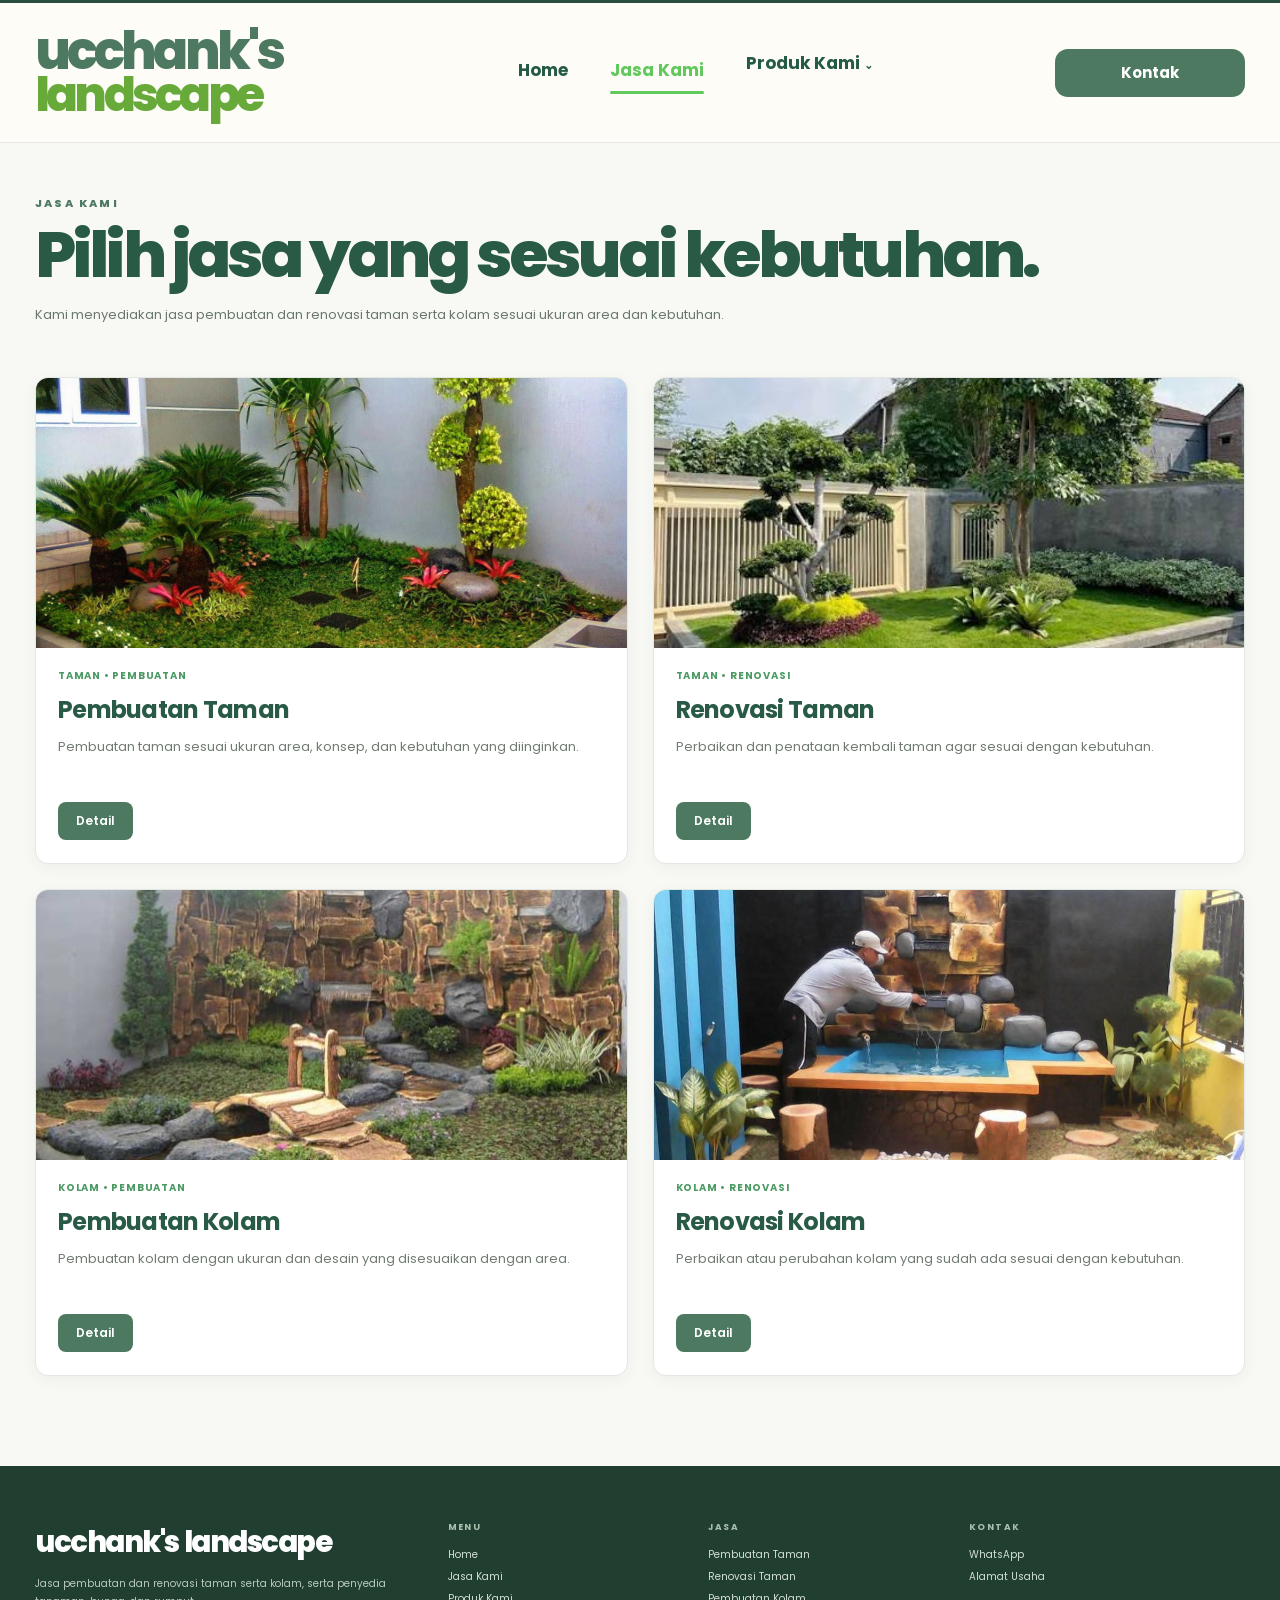
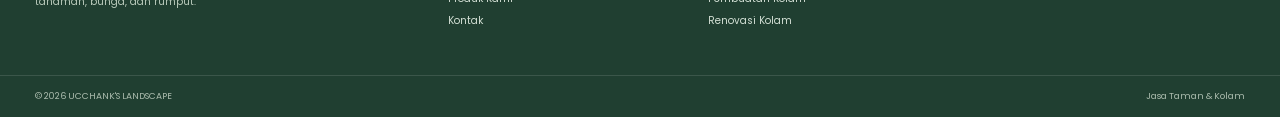
<file: jasa.html>
<!DOCTYPE html>
<html lang="id">

<head>

    <meta charset="UTF-8">

    <meta
        name="viewport"
        content="width=device-width, initial-scale=1.0"
    >

    <title>
        Jasa Kami - UCCHANK'S LANDSCAPE
    </title>


    <!-- GOOGLE FONT -->
    <link
        rel="preconnect"
        href="https://fonts.googleapis.com"
    >

    <link
        rel="preconnect"
        href="https://fonts.gstatic.com"
        crossorigin
    >

    <link
        href="https://fonts.googleapis.com/css2?family=Poppins:wght@400;500;600;700;800&display=swap"
        rel="stylesheet"
    >


    <!-- CSS UTAMA -->
    <link
        rel="stylesheet"
        href="style.css"
    >

</head>


<body>


<!-- ==================================================
     NAVBAR
================================================== -->

<header class="header">

    <div class="container nav">


        <!-- LOGO -->

        <a
            href="index.html"
            class="logo"
        >

            <span>
                ucchank's
            </span>

            <strong>
                landscape
            </strong>

        </a>



        <!-- MENU -->

        <nav class="nav-links">


            <a
                href="index.html"
                class="nav-main-link"
            >
                Home
            </a>


            <a
                href="jasa.html"
                class="nav-main-link active"
            >
                Jasa Kami
            </a>



            <!-- PRODUK -->

            <div class="nav-product">

                <a
                    href="produk.html?category=tanaman-bunga"
                    class="nav-main-link"
                >

                    Produk Kami

                    <span class="nav-arrow">
                        ⌄
                    </span>

                </a>


                <div class="nav-dropdown">

                    <a
                        href="produk.html?category=tanaman-bunga"
                    >
                        Tanaman & Bunga
                    </a>

                    <a
                        href="produk.html?category=rumput"
                    >
                        Rumput
                    </a>

                </div>

            </div>


        </nav>



        <!-- KONTAK -->

        <a
            href="kontak.html"
            class="contact-btn"
        >
            Kontak
        </a>


    </div>

</header>



<!-- ==================================================
     MAIN
================================================== -->

<main class="jasa-page">


    <!-- ==================================================
         HEADER
    ================================================== -->

    <section class="jasa-header">


        <span>
            JASA KAMI
        </span>


        <h1>
            Pilih jasa yang sesuai kebutuhan.
        </h1>


        <p>
            Kami menyediakan jasa pembuatan dan renovasi
            taman serta kolam sesuai ukuran area dan kebutuhan.
        </p>


    </section>



    <!-- ==================================================
         DAFTAR JASA
    ================================================== -->

    <section class="jasa-list">


        <!-- ==================================================
             PEMBUATAN TAMAN
        ================================================== -->

        <article class="jasa-card">


            <div class="jasa-image">

                <img
                    src="images/jasa1.jpg"
                    alt="Pembuatan Taman"
                >

            </div>


            <div class="jasa-card-body">


                <span class="jasa-tag">
                    TAMAN • PEMBUATAN
                </span>


                <h2>
                    Pembuatan Taman
                </h2>


                <p>
                    Pembuatan taman sesuai ukuran area,
                    konsep, dan kebutuhan yang diinginkan.
                </p>


                <button
                    type="button"
                    class="detail-btn"
                    data-service="Pembuatan Taman"
                >
                    Detail
                </button>


            </div>

        </article>



        <!-- ==================================================
             RENOVASI TAMAN
        ================================================== -->

        <article class="jasa-card">


            <div class="jasa-image">

                <img
                    src="images/jasa2.jpg"
                    alt="Renovasi Taman"
                >

            </div>


            <div class="jasa-card-body">


                <span class="jasa-tag">
                    TAMAN • RENOVASI
                </span>


                <h2>
                    Renovasi Taman
                </h2>


                <p>
                    Perbaikan dan penataan kembali taman
                    agar sesuai dengan kebutuhan.
                </p>


                <button
                    type="button"
                    class="detail-btn"
                    data-service="Renovasi Taman"
                >
                    Detail
                </button>


            </div>

        </article>



        <!-- ==================================================
             PEMBUATAN KOLAM
        ================================================== -->

        <article class="jasa-card">


            <div class="jasa-image">

                <img
                    src="images/jasa3.jpg"
                    alt="Pembuatan Kolam"
                >

            </div>


            <div class="jasa-card-body">


                <span class="jasa-tag">
                    KOLAM • PEMBUATAN
                </span>


                <h2>
                    Pembuatan Kolam
                </h2>


                <p>
                    Pembuatan kolam dengan ukuran dan desain
                    yang disesuaikan dengan area.
                </p>


                <button
                    type="button"
                    class="detail-btn"
                    data-service="Pembuatan Kolam"
                >
                    Detail
                </button>


            </div>

        </article>



        <!-- ==================================================
             RENOVASI KOLAM
        ================================================== -->

        <article class="jasa-card">


            <div class="jasa-image">

                <img
                    src="images/jasa4.jpg"
                    alt="Renovasi Kolam"
                >

            </div>


            <div class="jasa-card-body">


                <span class="jasa-tag">
                    KOLAM • RENOVASI
                </span>


                <h2>
                    Renovasi Kolam
                </h2>


                <p>
                    Perbaikan atau perubahan kolam yang sudah
                    ada sesuai dengan kebutuhan.
                </p>


                <button
                    type="button"
                    class="detail-btn"
                    data-service="Renovasi Kolam"
                >
                    Detail
                </button>


            </div>

        </article>


    </section>



    <!-- ==================================================
         KONSULTASI
    ================================================== -->

    <section
        id="konsultasi"
        class="consult"
    >


        <div class="consult-header">


            <h2>
                Konsultasi
                <span id="selectedService">
                    Pembuatan Taman
                </span>
            </h2>


            <p>
                Isi ukuran area dan kebutuhan.
                Luas otomatis dihitung dari panjang × lebar.
            </p>


        </div>



        <div class="form-grid">


            <!-- JASA DIPILIH -->

            <div class="field">

                <label>
                    Jasa yang dipilih
                </label>


                <input
                    type="text"
                    id="serviceField"
                    value="Pembuatan Taman"
                    readonly
                >

            </div>



            <!-- JENIS PENGERJAAN -->

            <div class="field">

                <label>
                    Jenis pengerjaan
                </label>


                <select id="workField">

                    <option value="Jasa Pengerjaan">
                        Jasa Pengerjaan
                    </option>

                    <option value="Terima Jadi">
                        Terima Jadi
                    </option>

                </select>

            </div>



            <!-- NAMA -->

            <div class="field">

                <label>
                    Nama
                </label>


                <input
                    type="text"
                    id="nameField"
                    placeholder="Nama Anda"
                >

            </div>



            <!-- WHATSAPP -->

            <div class="field">

                <label>
                    WhatsApp
                </label>


                <input
                    type="text"
                    id="phoneField"
                    placeholder="08xxxxxxxxxx"
                >

            </div>



            <!-- PANJANG -->

            <div class="field">

                <label>
                    Panjang area (meter)
                </label>


                <input
                    type="number"
                    id="lengthField"
                    min="0"
                    step="0.1"
                    placeholder="Contoh: 5"
                >

            </div>



            <!-- LEBAR -->

            <div class="field">

                <label>
                    Lebar area (meter)
                </label>


                <input
                    type="number"
                    id="widthField"
                    min="0"
                    step="0.1"
                    placeholder="Contoh: 4"
                >

            </div>



            <!-- LUAS -->

            <div class="field full">

                <div class="area-result">

                    Luas area:

                    <strong>

                        <span id="areaResult">
                            0
                        </span>

                        m²

                    </strong>

                </div>

            </div>



            <!-- LOKASI -->

            <div class="field full">

                <label>
                    Lokasi
                </label>


                <input
                    type="text"
                    id="locationField"
                    placeholder="Kelurahan / Kecamatan / Kota"
                >

            </div>



            <!-- CATATAN -->

            <div class="field full">

                <label>
                    Catatan kebutuhan
                </label>


                <textarea
                    id="noteField"
                    placeholder="Tulis kebutuhan atau gambaran yang diinginkan..."
                ></textarea>

            </div>


        </div>



        <!-- WHATSAPP BUTTON -->

        <button
            type="button"
            class="wa-btn"
            id="waBtn"
        >
            Konsultasi via WhatsApp
        </button>


    </section>


</main>



<!-- ==================================================
     FOOTER
================================================== -->

<footer>


    <div class="footer-main container">


        <!-- BRAND -->

        <div class="footer-brand">


            <h3>
                ucchank's landscape
            </h3>


            <p>
                Jasa pembuatan dan renovasi taman serta kolam,
                serta penyedia tanaman, bunga, dan rumput.
            </p>


        </div>



        <!-- MENU -->

        <div class="footer-column">


            <h4>
                MENU
            </h4>


            <a href="index.html">
                Home
            </a>


            <a href="jasa.html">
                Jasa Kami
            </a>


            <a href="produk.html?category=tanaman-bunga">
                Produk Kami
            </a>


            <a href="kontak.html">
                Kontak
            </a>


        </div>



        <!-- JASA -->

        <div class="footer-column">


            <h4>
                JASA
            </h4>


            <a href="jasa.html">
                Pembuatan Taman
            </a>


            <a href="jasa.html">
                Renovasi Taman
            </a>


            <a href="jasa.html">
                Pembuatan Kolam
            </a>


            <a href="jasa.html">
                Renovasi Kolam
            </a>


        </div>



        <!-- KONTAK -->

        <div class="footer-column">


            <h4>
                KONTAK
            </h4>


            <a href="#">
                WhatsApp
            </a>

            <span>
                Alamat Usaha
            </span>


        </div>


    </div>



    <div class="footer-bottom">


        <div class="container">


            <span>
                © 2026 UCCHANK'S LANDSCAPE
            </span>


            <span>
                Jasa Taman &amp; Kolam
            </span>


        </div>


    </div>


</footer>



<!-- ==================================================
     JQUERY
================================================== -->

<script
    src="https://code.jquery.com/jquery-3.7.1.min.js"
></script>


<script src="script.js"></script>


</body>

</html>
</file>
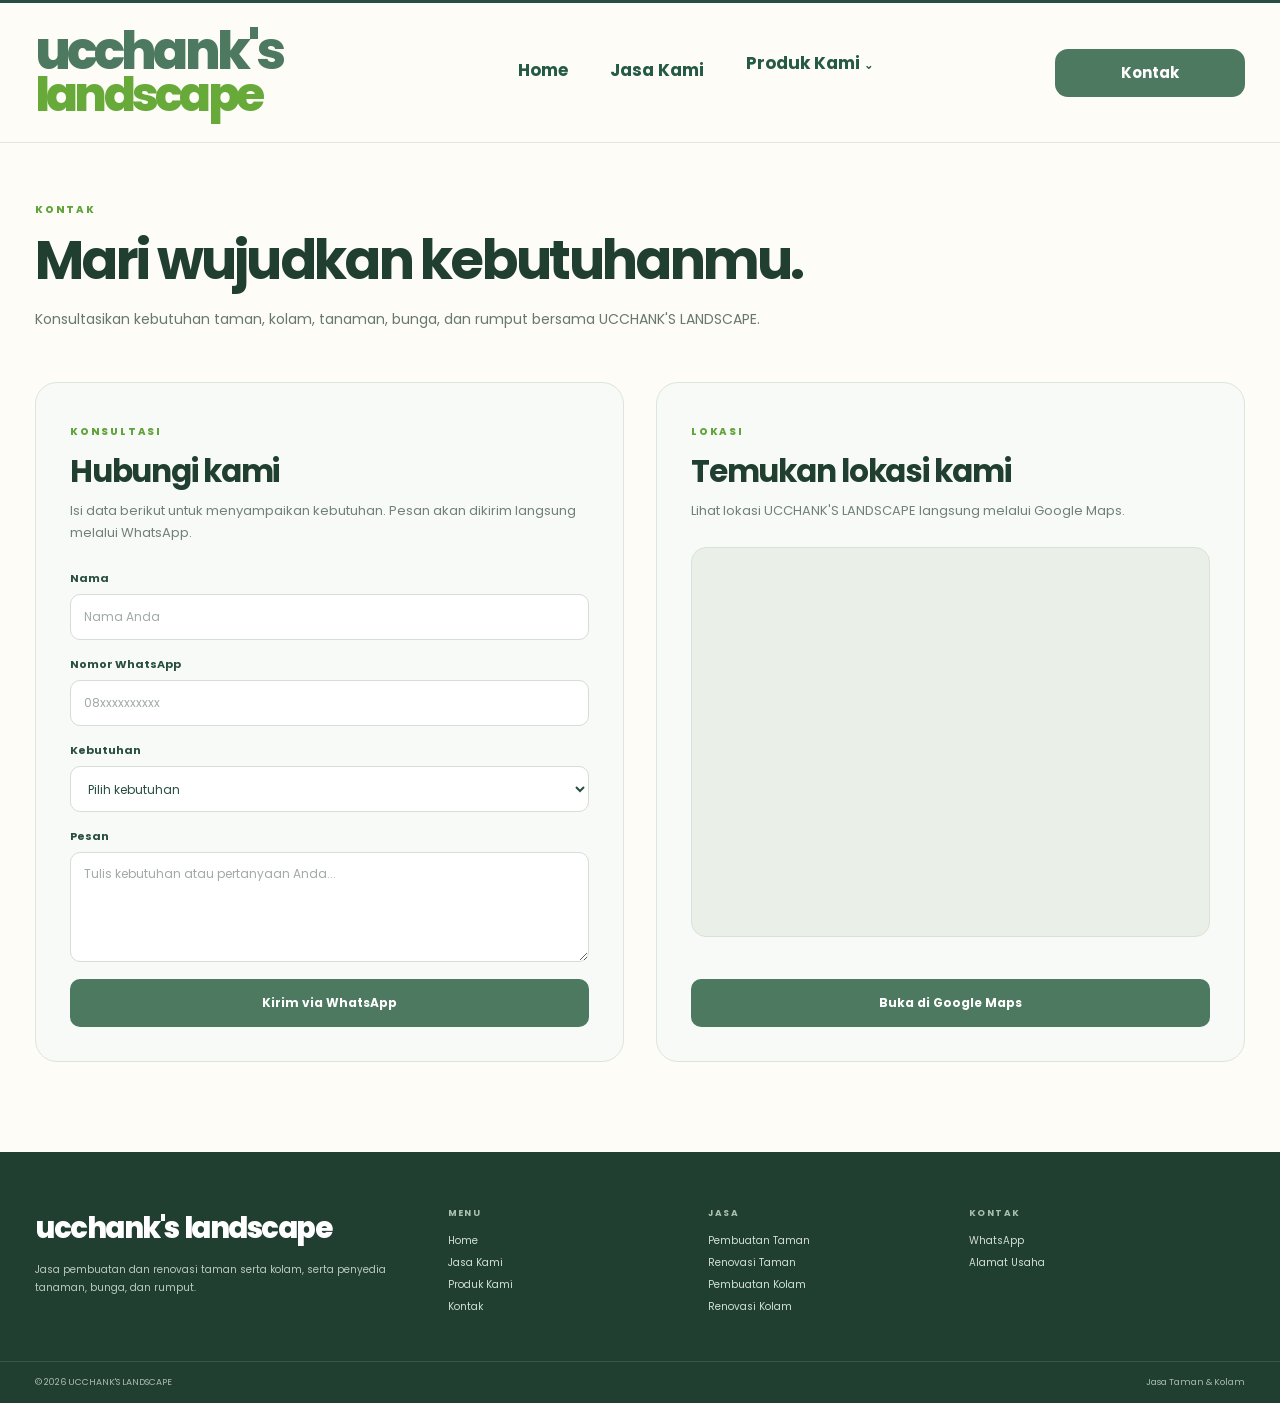
<file: kontak.html>
<!DOCTYPE html>
<html lang="id">

<head>

    <meta charset="UTF-8">

    <meta
        name="viewport"
        content="width=device-width, initial-scale=1.0"
    >

    <title>
        Kontak - UCCHANK'S LANDSCAPE
    </title>


    <!-- GOOGLE FONT -->

    <link
        rel="preconnect"
        href="https://fonts.googleapis.com"
    >

    <link
        rel="preconnect"
        href="https://fonts.gstatic.com"
        crossorigin
    >

    <link
        href="https://fonts.googleapis.com/css2?family=Poppins:wght@400;500;600;700;800&display=swap"
        rel="stylesheet"
    >


    <!-- CSS -->

    <link
        rel="stylesheet"
        href="style.css"
    >

</head>


<body>


<!-- ==================================================
     NAVBAR
================================================== -->

<header class="header">

    <div class="container nav">

        <!-- LOGO -->

        <a
            href="index.html"
            class="logo"
        >

            <span>
                ucchank's
            </span>

            <strong>
                landscape
            </strong>

        </a>


        <!-- MENU -->

        <nav class="nav-links">

            <a
                href="index.html"
                class="nav-main-link"
            >
                Home
            </a>


            <a
                href="jasa.html"
                class="nav-main-link"
            >
                Jasa Kami
            </a>


            <div class="nav-product">

                <a
                    href="produk.html?category=tanaman-bunga"
                    class="nav-main-link"
                >

                    Produk Kami

                    <span class="nav-arrow">
                        ⌄
                    </span>

                </a>


                <div class="nav-dropdown">

                    <a
                        href="produk.html?category=tanaman-bunga"
                    >
                        Tanaman &amp; Bunga
                    </a>


                    <a
                        href="produk.html?category=rumput"
                    >
                        Rumput
                    </a>

                </div>

            </div>

        </nav>


        <!-- KONTAK -->

        <a
            href="kontak.html"
            class="contact-btn active-contact"
        >
            Kontak
        </a>

    </div>

</header>



<!-- ==================================================
     MAIN
================================================== -->

<main class="kontak-page">


    <!-- ==================================================
         HEADER
    ================================================== -->

    <section class="kontak-header container">

        <span>
            KONTAK
        </span>


        <h1>
            Mari wujudkan kebutuhanmu.
        </h1>


        <p>
            Konsultasikan kebutuhan taman, kolam, tanaman,
            bunga, dan rumput bersama UCCHANK'S LANDSCAPE.
        </p>

    </section>



    <!-- ==================================================
         DUA KOLOM
    ================================================== -->

    <section class="kontak-grid container">


        <!-- ==================================================
             KONSULTASI
        ================================================== -->

        <div class="contact-box">

            <div class="contact-box-header">

                <span>
                    KONSULTASI
                </span>


                <h2>
                    Hubungi kami
                </h2>


                <p>
                    Isi data berikut untuk menyampaikan kebutuhan.
                    Pesan akan dikirim langsung melalui WhatsApp.
                </p>

            </div>



            <!-- NAMA -->

            <div class="contact-field">

                <label for="contactName">
                    Nama
                </label>


                <input
                    type="text"
                    id="contactName"
                    placeholder="Nama Anda"
                >

            </div>



            <!-- NOMOR WHATSAPP -->

            <div class="contact-field">

                <label for="contactPhone">
                    Nomor WhatsApp
                </label>


                <input
                    type="text"
                    id="contactPhone"
                    placeholder="08xxxxxxxxxx"
                >

            </div>



            <!-- KEBUTUHAN -->

            <div class="contact-field">

                <label for="contactNeed">
                    Kebutuhan
                </label>


                <select id="contactNeed">

                    <option value="">
                        Pilih kebutuhan
                    </option>


                    <option value="Pembuatan Taman">
                        Pembuatan Taman
                    </option>


                    <option value="Renovasi Taman">
                        Renovasi Taman
                    </option>


                    <option value="Pembuatan Kolam">
                        Pembuatan Kolam
                    </option>


                    <option value="Renovasi Kolam">
                        Renovasi Kolam
                    </option>


                    <option value="Tanaman & Bunga">
                        Tanaman &amp; Bunga
                    </option>


                    <option value="Rumput">
                        Rumput
                    </option>

                </select>

            </div>



            <!-- PESAN -->

            <div class="contact-field">

                <label for="contactMessage">
                    Pesan
                </label>


                <textarea
                    id="contactMessage"
                    placeholder="Tulis kebutuhan atau pertanyaan Anda..."
                ></textarea>

            </div>



            <!-- TOMBOL -->

            <button
                type="button"
                id="contactSubmit"
                class="contact-submit"
            >
                Kirim via WhatsApp
            </button>

        </div>



        <!-- ==================================================
             LOKASI
        ================================================== -->

        <div class="contact-box location-box">

            <div class="contact-box-header">

                <span>
                    LOKASI
                </span>


                <h2>
                    Temukan lokasi kami
                </h2>


                <p>
                    Lihat lokasi UCCHANK'S LANDSCAPE
                    langsung melalui Google Maps.
                </p>

            </div>



            <!-- GOOGLE MAPS -->

            <div class="map-container">

                <iframe
                 src="https://www.google.com/maps/embed?pb=!4v1789926939995!6m8!1m7!1s-3BHOCmrrCxrBRQxs_mU3Q!2m2!1d-5.180386551887461!2d119.4067910756161!3f308.5885555889813!4f-9.682582781726353!5f0.7820865974627469" width="800" height="600" style="border:0;" allowfullscreen="" loading="lazy" referrerpolicy="strict-origin-when-cross-origin"
                    allowfullscreen
                    loading="lazy"
                    referrerpolicy="no-referrer-when-downgrade">
                </iframe>

            </div>



            <!-- TOMBOL GOOGLE MAPS -->

            <a
                href="https://maps.app.goo.gl/xL8gb9BoBdCgABVi8"
                target="_blank"
                rel="noopener noreferrer"
                class="map-button"
            >
                Buka di Google Maps
            </a>

        </div>

    </section>

</main>



<!-- ==================================================
     FOOTER
================================================== -->

<footer>

    <div class="footer-main container">


        <!-- BRAND -->

        <div class="footer-brand">

            <h3>
                ucchank's landscape
            </h3>


            <p>
                Jasa pembuatan dan renovasi taman serta kolam,
                serta penyedia tanaman, bunga, dan rumput.
            </p>

        </div>



        <!-- MENU -->

        <div class="footer-column">

            <h4>
                MENU
            </h4>


            <a href="index.html">
                Home
            </a>


            <a href="jasa.html">
                Jasa Kami
            </a>


            <a href="produk.html?category=tanaman-bunga">
                Produk Kami
            </a>


            <a href="kontak.html">
                Kontak
            </a>

        </div>



        <!-- JASA -->

        <div class="footer-column">

            <h4>
                JASA
            </h4>


            <a href="jasa.html">
                Pembuatan Taman
            </a>


            <a href="jasa.html">
                Renovasi Taman
            </a>


            <a href="jasa.html">
                Pembuatan Kolam
            </a>


            <a href="jasa.html">
                Renovasi Kolam
            </a>

        </div>



        <!-- KONTAK -->

        <div class="footer-column">

            <h4>
                KONTAK
            </h4>


            <a
                href="https://wa.me/6283862555466"
                target="_blank"
                rel="noopener noreferrer"
            >
                WhatsApp
            </a>


            <a
                href="https://maps.app.goo.gl/xL8gb9BoBdCgABVi8"
                target="_blank"
                rel="noopener noreferrer"
            >
                Alamat Usaha
            </a>

        </div>

    </div>



    <!-- FOOTER BOTTOM -->

    <div class="footer-bottom">

        <div class="container">

            <span>
                © 2026 UCCHANK'S LANDSCAPE
            </span>


            <span>
                Jasa Taman &amp; Kolam
            </span>

        </div>

    </div>

</footer>



<!-- ==================================================
     JQUERY
================================================== -->

<script
    src="https://code.jquery.com/jquery-3.7.1.min.js"
></script>


<script src="script.js"></script>


</body>

</html>
</file>
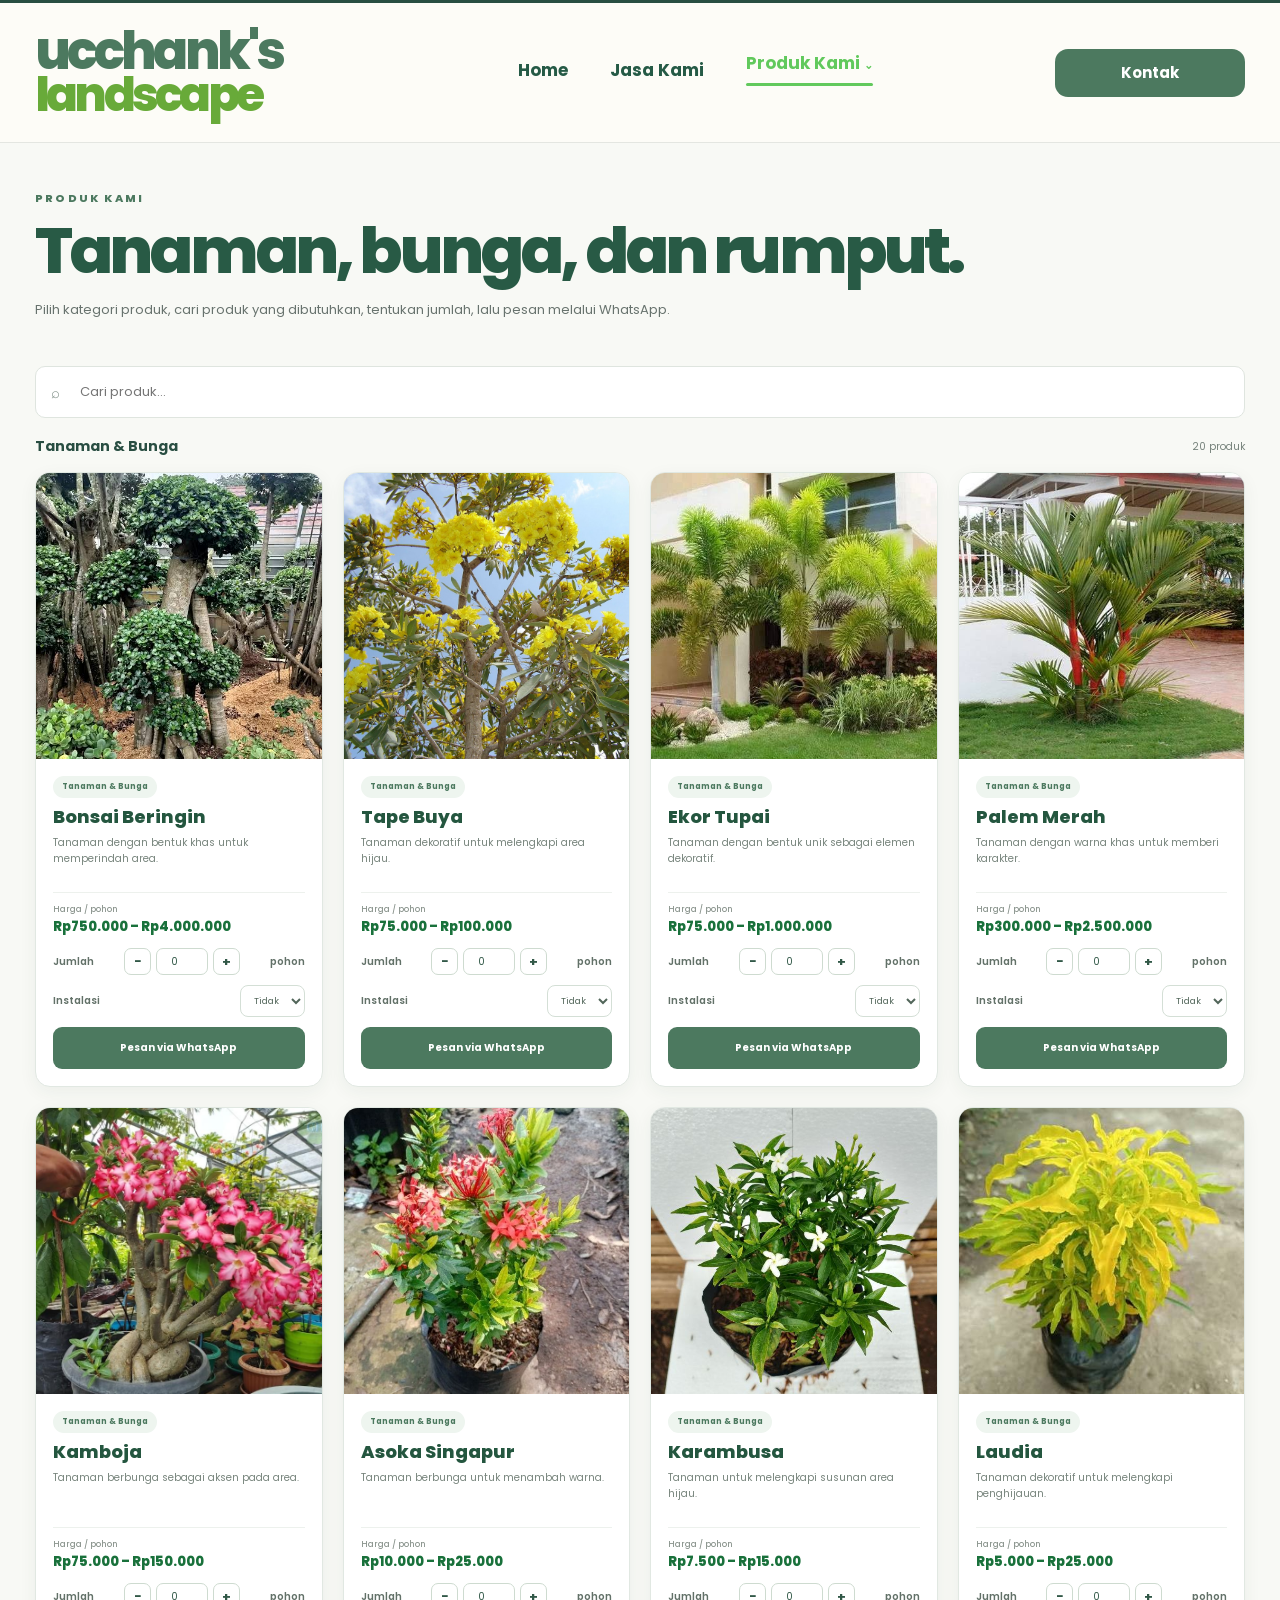
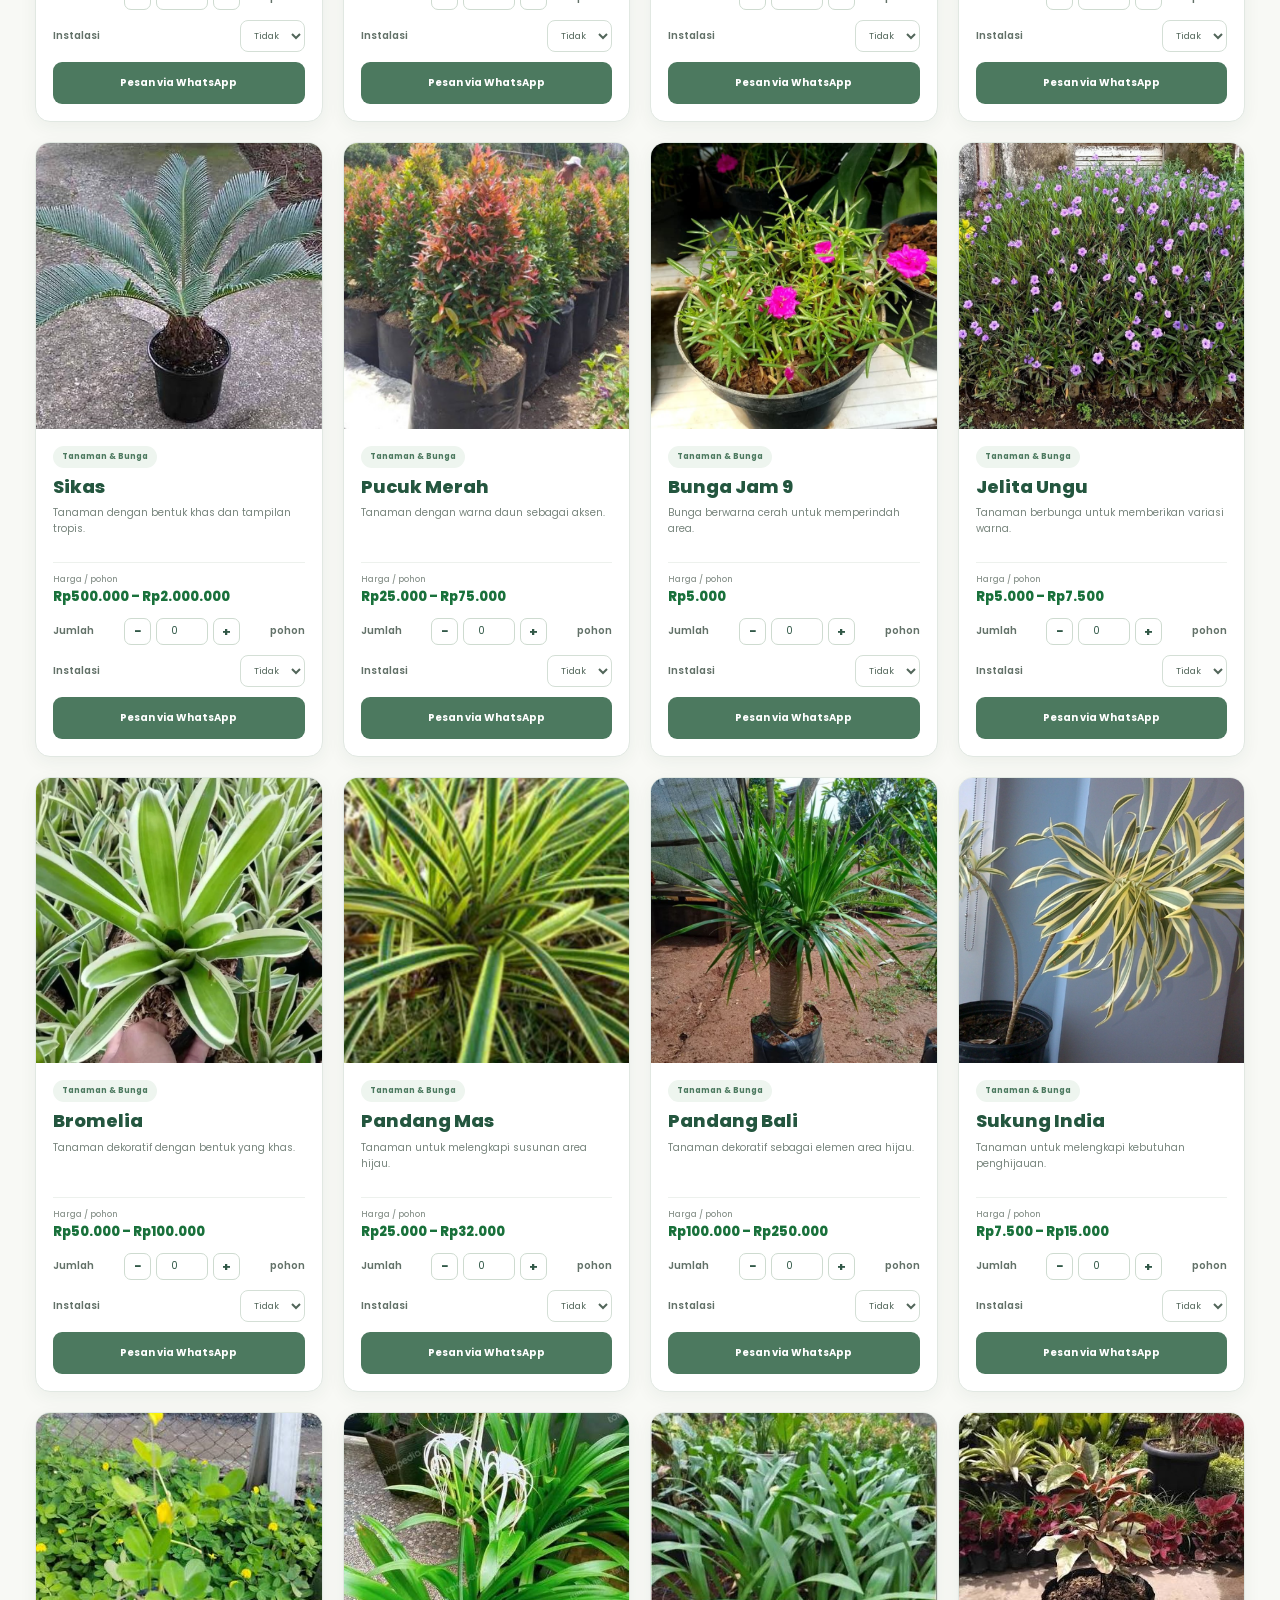
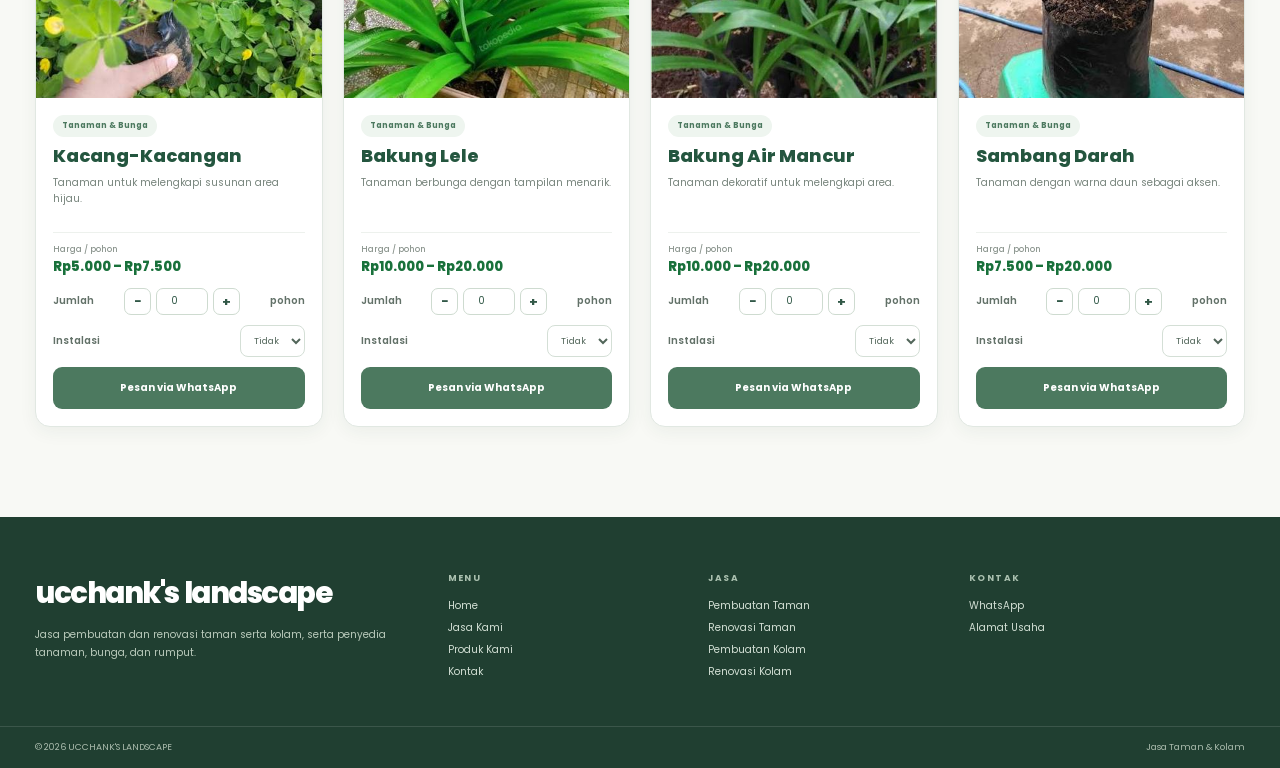
<file: produk.html>
<!DOCTYPE html>
<html lang="id">

<head>

    <meta charset="UTF-8">

    <meta
        name="viewport"
        content="width=device-width, initial-scale=1.0"
    >

    <title>
        Produk Kami - UCCHANK'S LANDSCAPE
    </title>


    <!-- GOOGLE FONT -->

    <link
        rel="preconnect"
        href="https://fonts.googleapis.com"
    >

    <link
        rel="preconnect"
        href="https://fonts.gstatic.com"
        crossorigin
    >

    <link
        href="https://fonts.googleapis.com/css2?family=Poppins:wght@400;500;600;700;800&display=swap"
        rel="stylesheet"
    >


    <!-- CSS -->

    <link
        rel="stylesheet"
        href="style.css"
    >

</head>


<body>


<!-- ==================================================
     NAVBAR
================================================== -->

<header class="header">

    <div class="container nav">


        <!-- LOGO -->

        <a
            href="index.html"
            class="logo"
        >

            <span>
                ucchank's
            </span>

            <strong>
                landscape
            </strong>

        </a>



        <!-- MENU -->

        <nav class="nav-links">


            <!-- HOME -->

            <a
                href="index.html"
                class="nav-main-link"
            >
                Home
            </a>



            <!-- JASA -->

            <a
                href="jasa.html"
                class="nav-main-link"
            >
                Jasa Kami
            </a>



            <!-- PRODUK -->

            <div class="nav-product">

                <a
                    href="produk.html?category=tanaman-bunga"
                    class="nav-main-link active"
                >

                    Produk Kami

                    <span class="nav-arrow">
                        ⌄
                    </span>

                </a>


                <div class="nav-dropdown">


                    <a
                        href="produk.html?category=tanaman-bunga"
                    >
                        Tanaman & Bunga
                    </a>


                    <a
                        href="produk.html?category=rumput"
                    >
                        Rumput
                    </a>


                </div>

            </div>


        </nav>



        <!-- KONTAK -->

        <a
            href="kontak.html"
            class="contact-btn"
        >
            Kontak
        </a>


    </div>

</header>



<!-- ==================================================
     HALAMAN PRODUK
================================================== -->

<main class="produk-page">


    <!-- HEADER PRODUK -->

    <section class="produk-header">


        <p class="section-label">
            PRODUK KAMI
        </p>


        <h1>
            Tanaman, bunga, dan rumput.
        </h1>


        <p class="produk-intro">
            Pilih kategori produk, cari produk yang dibutuhkan, tentukan jumlah, lalu pesan melalui WhatsApp.
        </p>


    </section>



    <!-- ==================================================
         SHOP
    ================================================== -->

    <section class="product-shop">


        <!-- SEARCH -->

        <div class="shop-bar">


            <div class="search-wrap">


                <span class="search-icon">
                    ⌕
                </span>


                <input
                    type="search"
                    id="searchInput"
                    class="search"
                    placeholder="Cari produk..."
                >


            </div>


        </div>



        <!-- HASIL -->

        <div class="result-line">


            <strong id="categoryTitle">
                Tanaman & Bunga
            </strong>


            <span id="resultCount">
                20 produk
            </span>


        </div>



        <!-- ==================================================
             PRODUK
             CARD AKAN DIAMBIL DARI script.js
        ================================================== -->

        <section
            class="product-grid"
            id="productGrid"
        >
        </section>



        <!-- TIDAK ADA HASIL -->

        <div
            class="no-result"
            id="noResult"
        >
            Produk yang dicari belum ditemukan.
        </div>


    </section>


</main>



<!-- ==================================================
     FOOTER
================================================== -->

<footer>


    <div class="footer-main container">


        <!-- BRAND -->

        <div class="footer-brand">


            <h3>
                ucchank's landscape
            </h3>


            <p>
                Jasa pembuatan dan renovasi taman serta kolam,
                serta penyedia tanaman, bunga, dan rumput.
            </p>


        </div>



        <!-- MENU -->

        <div class="footer-column">


            <h4>
                MENU
            </h4>


            <a href="index.html">
                Home
            </a>


            <a href="jasa.html">
                Jasa Kami
            </a>


            <a
                href="produk.html?category=tanaman-bunga"
            >
                Produk Kami
            </a>


            <a href="kontak.html">
                Kontak
            </a>


        </div>



        <!-- JASA -->

        <div class="footer-column">


            <h4>
                JASA
            </h4>


            <a href="jasa.html">
                Pembuatan Taman
            </a>


            <a href="jasa.html">
                Renovasi Taman
            </a>


            <a href="jasa.html">
                Pembuatan Kolam
            </a>


            <a href="jasa.html">
                Renovasi Kolam
            </a>


        </div>



        <!-- KONTAK -->

        <div class="footer-column">


            <h4>
                KONTAK
            </h4>


            <a href="#">
                WhatsApp
            </a>

            <span>
                Alamat Usaha
            </span>


        </div>


    </div>



    <!-- FOOTER BOTTOM -->

    <div class="footer-bottom">


        <div class="container">


            <span>
                © 2026 UCCHANK'S LANDSCAPE
            </span>


            <span>
                Jasa Taman & Kolam
            </span>


        </div>


    </div>


</footer>



<!-- ==================================================
     JQUERY
================================================== -->

<script
    src="https://code.jquery.com/jquery-3.7.1.min.js"
></script>


<!-- JAVASCRIPT -->

<script src="script.js"></script>


</body>

</html>
</file>
<file: style.css>
/* ==================================================
   RESET
================================================== */

* {
    margin: 0;
    padding: 0;
    box-sizing: border-box;
}

html {
    scroll-behavior: smooth;
}

body {
    font-family: "Poppins", Arial, sans-serif;
    background: #fdfcf7;
    color: #34433a;
}

a {
    text-decoration: none;
    color: inherit;
}

img {
    display: block;
    width: 100%;
}

video {
    display: block;
}

.container {
    width: min(1315px, calc(100% - 70px));
    margin: 0 auto;
}

/* ==================================================
   NAVBAR
================================================== */

.header {
    position: fixed;
    top: 0;
    left: 0;
    right: 0;
    height: 143px;
    background: rgba(253, 252, 247, 0.98);
    border-top: 3px solid #294e42;
    border-bottom: 1px solid #e4e6e1;
    z-index: 1000;
    transition: 0.3s ease;
}

.nav {
    height: 100%;
    display: grid;
    grid-template-columns: 300px 1fr 190px;
    align-items: center;
    column-gap: 55px;
}

/* ==================================================
   LOGO
================================================== */

.logo {
    display: flex;
    flex-direction: column;
    width: max-content;
    line-height: 0.78;
}

.logo span {
    color: #4c795f;
    font-size: 52px;
    font-weight: 800;
    letter-spacing: -0.075em;
}

.logo strong {
    margin-top: 6px;
    color: #68aa39;
    font-size: 47px;
    font-weight: 800;
    letter-spacing: -0.08em;
}

/* ==================================================
   NAVIGATION
================================================== */

.nav-links {
    display: flex;
    justify-content: center;
    gap: 42px;
}

.nav-links a {
    position: relative;
    padding: 7px 0 13px;
    color: #255a46;
    font-size: 17px;
    font-weight: 700;
    transition: 0.25s ease;
}

.nav-links a:hover,
.nav-links a.active {
    color: #61c95c;
}

.nav-links a::after {
    content: "";
    position: absolute;
    left: 0;
    right: 0;
    bottom: 2px;
    height: 3px;
    background: #62c95d;
    border-radius: 10px;
    transform: scaleX(0);
    transition: 0.25s ease;
}

.nav-links a:hover::after,
.nav-links a.active::after {
    transform: scaleX(1);
}

/* ==================================================
   TOMBOL KONTAK NAVBAR
================================================== */

.contact-btn {
    justify-self: end;
    width: 190px;
    height: 48px;
    display: flex;
    align-items: center;
    justify-content: center;
    border-radius: 13px;
    background: #4c795f;
    color: white;
    font-size: 15px;
    font-weight: 700;
    transition: 0.3s ease;
}

.contact-btn:hover {
    background: #285a45;
    transform: translateY(-2px);
}

/* ==================================================
   HERO HOME
================================================== */

.hero {
    position: relative;
    height: 650px;
    margin-top: 143px;
    overflow: hidden;
    background: #285a45;
}

.hero-video {
    position: absolute;
    inset: 0;
    width: 100%;
    height: 100%;
    object-fit: cover;
    z-index: 1;
}

.hero-overlay {
    position: absolute;
    inset: 0;
    background:
        linear-gradient(
            90deg,
            rgba(18, 48, 34, 0.70),
            rgba(18, 48, 34, 0.38),
            rgba(18, 48, 34, 0.15)
        );
    z-index: 2;
}

.hero-content {
    position: relative;
    z-index: 3;
    height: 100%;
    display: flex;
    align-items: center;
}

.hero-text {
    max-width: 720px;
    color: white;
}

.hero-text span {
    display: block;
    margin-bottom: 18px;
    color: #e4eee6;
    font-size: 11px;
    font-weight: 700;
    letter-spacing: 0.2em;
}

.hero-text h1 {
    color: white;
    font-size: clamp(55px, 7vw, 92px);
    line-height: 1.03;
    letter-spacing: -0.07em;
    font-weight: 800;
}

/* ==================================================
   TENTANG
================================================== */

.about {
    position: relative;
    padding: 110px 0 105px;
    background:
        linear-gradient(
            135deg,
            #f4f7f1 0%,
            #edf3eb 50%,
            #e7efe6 100%
        );
    overflow: hidden;
}

.about::before,
.about::after {
    content: "";
    position: absolute;
    border-radius: 50%;
}

.about::before {
    width: 420px;
    height: 420px;
    top: -230px;
    right: -150px;
    background: rgba(111, 157, 119, 0.08);
}

.about::after {
    width: 300px;
    height: 300px;
    bottom: -180px;
    left: -100px;
    background: rgba(111, 157, 119, 0.07);
}

.about-content {
    position: relative;
    z-index: 2;
}

.about-title {
    text-align: center;
    margin-bottom: 30px;
}

.about-title span {
    display: block;
    margin-bottom: 9px;
    color: #39745a;
    font-size: 16px;
    font-weight: 500;
}

.about-title h2 {
    color: #176047;
    font-size: clamp(42px, 5vw, 66px);
    line-height: 1.05;
    letter-spacing: -0.065em;
    font-weight: 800;
}

.about-description {
    width: min(1050px, 100%);
    margin: 0 auto 60px;
    text-align: center;
}

.about-description p {
    color: #52695e;
    font-size: 16px;
    line-height: 1.9;
    font-weight: 400;
}

.service-box {
    width: min(1050px, 100%);
    margin: 0 auto;
    display: grid;
    grid-template-columns: 1fr 1fr;
    gap: 80px;
}

.service-item {
    display: grid;
    grid-template-columns: 60px 1fr;
    gap: 20px;
    align-items: center;
    padding: 20px 0;
    transition: transform 0.3s ease;
}

.service-number {
    width: 54px;
    height: 54px;
    display: grid;
    place-items: center;
    border: 1px solid #a9c1b0;
    border-radius: 50%;
    background: #f8faf7;
    color: #39745a;
    font-size: 11px;
    font-weight: 800;
}

.service-text h3 {
    margin-bottom: 8px;
    color: #1d6048;
    font-size: 25px;
    font-weight: 800;
}

.service-text p {
    color: #61756a;
    font-size: 13px;
    line-height: 1.7;
}

/* ==================================================
   CARA PEMESANAN
================================================== */

.process {
    padding: 95px 0;
    background: #4c795f;
    color: white;
}

.section-heading {
    max-width: 720px;
    margin: 0 auto 45px;
    text-align: center;
}

.section-heading > span {
    color: #c9d9cc;
    font-size: 10px;
    font-weight: 800;
    text-transform: uppercase;
    letter-spacing: 0.2em;
}

.section-heading h2 {
    margin-top: 10px;
    color: white;
    font-size: clamp(38px, 4.5vw, 58px);
    line-height: 1.1;
    letter-spacing: -0.055em;
}

.process-list {
    display: grid;
    grid-template-columns: repeat(5, 1fr);
    border-top: 1px solid rgba(255, 255, 255, 0.22);
    border-bottom: 1px solid rgba(255, 255, 255, 0.22);
}

.process-item {
    min-height: 135px;
    padding: 28px 22px;
    border-right: 1px solid rgba(255, 255, 255, 0.22);
    display: flex;
    flex-direction: column;
    justify-content: center;
    transition: 0.3s ease;
}

.process-item:last-child {
    border-right: none;
}

.process-item span {
    color: #bfd1c2;
    font-size: 11px;
    font-weight: 800;
    letter-spacing: 0.13em;
}

.process-item h3 {
    margin-top: 10px;
    color: white;
    font-size: 15px;
    font-weight: 700;
}

/* ==================================================
   GALERI
================================================== */

.gallery {
    padding: 95px 0;
    background: #ffffff;
}

.gallery-heading > span {
    color: #4c795f;
}

.gallery-heading h2 {
    color: #285a45;
}

.gallery-grid {
    display: grid;
    grid-template-columns: repeat(5, 1fr);
    gap: 14px;
}

.photo {
    width: 100%;
    aspect-ratio: 1 / 1;
    overflow: hidden;
    border-radius: 13px;
    background: #e5ebe6;
}

.photo img {
    width: 100%;
    height: 100%;
    object-fit: cover;
    transition: transform 0.4s ease;
}

.photo:hover img {
    transform: scale(1.06);
}

/* ==================================================
   VIDEO
================================================== */

.video-grid {
    display: grid;
    grid-template-columns: repeat(4, 1fr);
    justify-content: center;
    gap: 25px;
    margin-top: 45px;
}

.video-card {
    width: 100%;
    max-width: 300px;
    aspect-ratio: 9 / 16;
    margin: 0 auto;
    overflow: hidden;
    border-radius: 15px;
    background: #dce7de;
    box-shadow: 0 8px 25px rgba(36, 67, 49, 0.10);
}

.video-card video {
    display: block;
    width: 100%;
    height: 100%;
    object-fit: cover;
}

/* ==================================================
   AREA PELAYANAN
================================================== */

.area {
    position: relative;
    min-height: 460px;
    display: flex;
    align-items: center;
    overflow: hidden;
    background: #cadcd0;
}

.area-background {
    position: absolute;
    inset: 0;
    background:
        linear-gradient(
            90deg,
            rgba(35, 75, 53, 0.76),
            rgba(35, 75, 53, 0.45),
            rgba(35, 75, 53, 0.18)
        ),
        url("https://upload.wikimedia.org/wikipedia/commons/a/ab/South_Sulawesi_in_Indonesia.svg")
        center / cover no-repeat;
}

.area-content {
    position: relative;
    z-index: 2;
    color: white;
}

.area-content > span {
    color: #d9e8dc;
    font-size: 10px;
    font-weight: 700;
    text-transform: uppercase;
    letter-spacing: 0.2em;
}

.area-content h2 {
    margin: 8px 0;
    color: white;
    font-size: clamp(48px, 6vw, 82px);
    line-height: 1.02;
    letter-spacing: -0.065em;
    font-weight: 800;
}

.area-content p {
    color: #e4eee6;
    font-size: 13px;
}

/* ==================================================
   FOOTER
================================================== */

footer {
    background: #203f31;
    color: #dce7dd;
}

.footer-main {
    padding: 55px 0 40px;
    display: grid;
    grid-template-columns: 1.35fr 0.8fr 0.8fr 1fr;
    gap: 40px;
}

.footer-brand h3 {
    margin-bottom: 11px;
    color: white;
    font-size: 29px;
    font-weight: 800;
    letter-spacing: -0.05em;
}

.footer-brand p {
    max-width: 360px;
    color: #b9cabb;
    font-size: 10px;
    line-height: 1.8;
}

.footer-column h4 {
    margin-bottom: 13px;
    color: #aac0af;
    font-size: 9px;
    text-transform: uppercase;
    letter-spacing: 0.16em;
}

.footer-column a,
.footer-column span {
    display: block;
    margin: 6px 0;
    color: #d2dfd4;
    font-size: 10px;
    transition: 0.2s ease;
}

.footer-column a:hover {
    color: white;
}

.footer-bottom {
    padding: 14px 0;
    border-top: 1px solid rgba(255, 255, 255, 0.12);
}

.footer-bottom .container {
    display: flex;
    justify-content: space-between;
    color: #aabbad;
    font-size: 9px;
}

/* ==================================================
   DROPDOWN PRODUK
================================================== */

.nav-product {
    position: relative;
}

.nav-product-link {
    display: flex;
    align-items: center;
    gap: 6px;
}

.nav-arrow {
    font-size: 11px;
    transform: translateY(1px);
    transition: transform 0.25s ease;
}

.nav-product:hover .nav-arrow {
    transform: rotate(180deg);
}

.nav-dropdown {
    position: absolute;
    top: calc(100% + 7px);
    left: 50%;
    min-width: 180px;
    padding: 8px;
    background: #ffffff;
    border: 1px solid #e4e6e1;
    border-radius: 10px;
    box-shadow: 0 10px 25px rgba(35, 65, 45, 0.12);
    opacity: 0;
    visibility: hidden;
    pointer-events: none;
    transform: translate(-50%, 8px);
    transition: 0.25s ease;
    z-index: 1001;
}

.nav-product:hover .nav-dropdown {
    opacity: 1;
    visibility: visible;
    pointer-events: auto;
    transform: translate(-50%, 0);
}

.nav-dropdown a {
    display: block;
    padding: 10px 13px;
    border-radius: 7px;
    color: #255a46;
    font-size: 12px !important;
    font-weight: 600 !important;
    transition: 0.2s ease;
}

.nav-dropdown a:hover {
    background: #edf3eb;
    color: #285a45;
}

.nav-dropdown a::after {
    display: none !important;
}

/* ==================================================
   RESPONSIVE UMUM
================================================== */

@media (max-width: 980px) {
    .nav {
        grid-template-columns: 240px 1fr 150px;
        gap: 18px;
    }

    .logo span {
        font-size: 42px;
    }

    .logo strong {
        font-size: 38px;
    }

    .nav-links {
        gap: 24px;
    }

    .nav-links a {
        font-size: 15px;
    }

    .contact-btn {
        width: 145px;
        font-size: 13px;
    }

    .gallery-grid {
        grid-template-columns: repeat(4, 1fr);
        gap: 10px;
    }

    .video-grid {
        grid-template-columns: repeat(3, 1fr);
        gap: 20px;
    }

    .process-list {
        grid-template-columns: repeat(3, 1fr);
    }

    .process-item {
        border-bottom: 1px solid rgba(255, 255, 255, 0.2);
    }

    .footer-main {
        grid-template-columns: 1fr 1fr;
    }
}

@media (max-width: 650px) {
    .container {
        width: calc(100% - 30px);
    }

    .header {
        height: 84px;
    }

    .nav {
        display: flex;
        justify-content: space-between;
        gap: 10px;
    }

    .logo span {
        font-size: 27px;
    }

    .logo strong {
        font-size: 23px;
    }

    .nav-links {
        display: none;
    }

    .contact-btn {
        width: 110px;
        height: 40px;
        font-size: 12px;
    }

    .hero {
        height: 560px;
        margin-top: 84px;
    }

    .hero-content {
        height: 100%;
    }

    .hero-text {
        max-width: 100%;
    }

    .hero-text span {
        font-size: 9px;
        margin-bottom: 14px;
    }

    .hero-text h1 {
        font-size: 50px;
        line-height: 1.03;
    }

    .about {
        padding: 75px 0 70px;
    }

    .about-title {
        margin-bottom: 25px;
    }

    .about-title span {
        font-size: 14px;
    }

    .about-title h2 {
        font-size: 39px;
    }

    .about-description {
        margin-bottom: 35px;
        padding: 0 10px;
    }

    .about-description p {
        font-size: 13px;
        line-height: 1.8;
    }

    .service-box {
        grid-template-columns: 1fr;
        gap: 10px;
        width: 100%;
    }

    .service-item {
        grid-template-columns: 55px 1fr;
        gap: 15px;
        padding: 18px 0;
    }

    .service-number {
        width: 50px;
        height: 50px;
    }

    .service-text h3 {
        font-size: 22px;
    }

    .service-text p {
        font-size: 12px;
    }

    .process {
        padding: 70px 0;
    }

    .process-list {
        grid-template-columns: 1fr;
    }

    .process-item {
        min-height: 105px;
        border-right: none;
        border-bottom: 1px solid rgba(255, 255, 255, 0.20);
    }

    .process-item:last-child {
        border-bottom: none;
    }

    .gallery {
        padding: 70px 0;
    }

    .gallery-grid {
        grid-template-columns: repeat(2, 1fr);
        gap: 10px;
    }

    .video-grid {
        grid-template-columns: 1fr;
        gap: 25px;
        margin-top: 35px;
    }

    .video-card {
        width: 240px;
        max-width: 240px;
    }

    .area {
        min-height: 350px;
    }

    .area-content h2 {
        font-size: 50px;
    }

    .footer-main {
        grid-template-columns: 1fr;
        gap: 30px;
    }

    .footer-bottom .container {
        display: block;
    }

    .footer-bottom span {
        display: block;
        margin: 4px 0;
    }

    .nav-dropdown {
        display: none;
    }
}

/* ==================================================
   HALAMAN JASA KAMI
================================================== */

.jasa-page {
    min-height: 100vh;
    padding: 195px 0 90px;
    background: #f8f9f5;
}

.jasa-header {
    width: min(1315px, calc(100% - 70px));
    margin: 0 auto 50px;
}

.jasa-header > span {
    display: block;
    margin-bottom: 9px;
    color: #4c795f;
    font-size: 11px;
    font-weight: 800;
    letter-spacing: 0.2em;
}

.jasa-header h1 {
    margin: 0 0 15px;
    color: #285a45;
    font-size: clamp(42px, 5vw, 64px);
    line-height: 1.05;
    letter-spacing: -0.06em;
    font-weight: 800;
}

.jasa-header p {
    max-width: 720px;
    margin: 0;
    color: #69776d;
    font-size: 13px;
    line-height: 1.8;
}

.jasa-list {
    width: min(1315px, calc(100% - 70px));
    margin: 0 auto;
    display: grid;
    grid-template-columns: repeat(2, minmax(0, 1fr));
    gap: 25px;
}

.jasa-card {
    overflow: hidden;
    background: #ffffff;
    border: 1px solid #e4e8e2;
    border-radius: 13px;
    box-shadow: 0 4px 15px rgba(35, 65, 45, 0.05);
    transition: 0.3s ease;
}

.jasa-card:hover {
    transform: translateY(-5px);
    box-shadow: 0 12px 28px rgba(35, 65, 45, 0.10);
}

.jasa-image {
    width: 100%;
    height: 270px;
    overflow: hidden;
}

.jasa-image img {
    width: 100%;
    height: 100%;
    object-fit: cover;
    transition: 0.4s ease;
}

.jasa-card:hover .jasa-image img {
    transform: scale(1.05);
}

.jasa-card-body {
    padding: 20px 22px 23px;
}

.jasa-tag {
    display: block;
    margin-bottom: 8px;
    color: #4c9a63;
    font-size: 10px;
    font-weight: 700;
    letter-spacing: 0.08em;
}

.jasa-card h2 {
    margin: 0 0 9px;
    color: #285a45;
    font-size: 24px;
    letter-spacing: -0.03em;
}

.jasa-card p {
    min-height: 48px;
    margin: 0 0 18px;
    color: #707b72;
    font-size: 13px;
    line-height: 1.7;
}

.detail-btn {
    padding: 10px 18px;
    border: none;
    border-radius: 8px;
    background: #4c795f;
    color: white;
    font-family: Poppins, sans-serif;
    font-size: 12px;
    font-weight: 600;
    cursor: pointer;
    transition: 0.25s ease;
}

.detail-btn:hover {
    background: #285a45;
    transform: translateY(-2px);
}

.consult {
    display: none;
    width: min(1315px, calc(100% - 70px));
    margin: 35px auto 0;
    padding: 36px;
    background: #f2f6ef;
    border: 1px solid #d8e5d4;
    border-radius: 13px;
}

.consult.show {
    display: block;
}

.consult-header {
    margin-bottom: 28px;
}

.consult-header h2 {
    margin: 0 0 7px;
    color: #123f31;
    font-size: 30px;
    line-height: 1.2;
    font-weight: 800;
    letter-spacing: -0.04em;
}

.consult-header p {
    margin: 0;
    color: #627168;
    font-size: 12px;
    line-height: 1.7;
}

.form-grid {
    display: grid;
    grid-template-columns: 1fr 1fr;
    gap: 17px;
}

.field label {
    display: block;
    margin-bottom: 7px;
    color: #5d6a61;
    font-size: 12px;
}

.field input,
.field select,
.field textarea {
    width: 100%;
    border: 1px solid #cfdacb;
    border-radius: 8px;
    background: #ffffff;
    color: #25352d;
    padding: 14px 15px;
    font-family: Poppins, sans-serif;
    font-size: 12px;
    outline: none;
    transition: 0.2s ease;
}

.field input,
.field select {
    height: 55px;
}

.field input:focus,
.field select:focus,
.field textarea:focus {
    border-color: #709a7b;
    box-shadow: 0 0 0 3px rgba(76, 121, 95, 0.08);
}

.field textarea {
    min-height: 112px;
    resize: vertical;
}

.full {
    grid-column: 1 / -1;
}

.area-result {
    color: #126b36;
    font-size: 12px;
    font-weight: 600;
}

.area-result strong {
    color: #126b36;
}

.wa-btn {
    margin-top: 25px;
    padding: 13px 22px;
    border: none;
    border-radius: 9px;
    background: #176d34;
    color: white;
    font-family: Poppins, sans-serif;
    font-size: 13px;
    font-weight: 700;
    cursor: pointer;
    transition: 0.25s ease;
}

.wa-btn:hover {
    background: #125b2b;
    transform: translateY(-2px);
}

@media (max-width: 980px) {
    .jasa-header,
    .jasa-list,
    .consult {
        width: calc(100% - 50px);
    }

    .jasa-image {
        height: 230px;
    }
}

@media (max-width: 650px) {
    .jasa-page {
        padding: 125px 0 60px;
    }

    .jasa-header {
        width: calc(100% - 30px);
        margin-bottom: 35px;
    }

    .jasa-header h1 {
        font-size: 39px;
    }

    .jasa-header p {
        font-size: 12px;
    }

    .jasa-list {
        width: calc(100% - 30px);
        grid-template-columns: 1fr;
        gap: 18px;
    }

    .jasa-image {
        height: 220px;
    }

    .jasa-card-body {
        padding: 18px;
    }

    .jasa-card h2 {
        font-size: 21px;
    }

    .jasa-card p {
        font-size: 12px;
    }

    .consult {
        width: calc(100% - 30px);
        padding: 23px;
        margin-top: 30px;
    }

    .consult-header h2 {
        font-size: 25px;
    }

    .form-grid {
        grid-template-columns: 1fr;
        gap: 14px;
    }

    .full {
        grid-column: auto;
    }

    .wa-btn {
        width: 100%;
    }
}

/* ==================================================
   HALAMAN PRODUK KAMI
================================================== */

.produk-page {
    min-height: 100vh;
    padding: 190px 0 90px;
    background: #f8f9f5;
}

.produk-header {
    width: min(1400px, calc(100% - 70px));
    margin: 0 auto 45px;
}

.produk-header .section-label {
    margin-bottom: 10px;
    color: #4c795f;
    font-size: 11px;
    font-weight: 800;
    letter-spacing: 0.2em;
}

.produk-header h1 {
    margin: 0 0 15px;
    color: #285a45;
    font-size: clamp(42px, 5vw, 68px);
    line-height: 1.05;
    letter-spacing: -0.06em;
    font-weight: 800;
    white-space: nowrap;
}

.produk-intro {
    margin: 0;
    color: #68736e;
    font-size: 13px;
    line-height: 1.7;
    white-space: nowrap;
}

.product-shop {
    width: min(1400px, calc(100% - 70px));
    margin: 0 auto;
}

.shop-bar {
    display: flex;
    gap: 12px;
    margin-bottom: 18px;
}

.search-wrap {
    position: relative;
    flex: 1;
}

.search-icon {
    position: absolute;
    left: 16px;
    top: 50%;
    transform: translateY(-50%);
    color: #809088;
    font-size: 15px;
}

.search {
    width: 100%;
    height: 52px;
    padding: 0 18px 0 44px;
    border: 1px solid #dfe5df;
    border-radius: 10px;
    background: white;
    color: #38483f;
    font-family: Poppins, sans-serif;
    font-size: 13px;
    outline: none;
}

.search:focus {
    border-color: #9eb7a5;
}

.result-line {
    display: flex;
    justify-content: space-between;
    align-items: center;
    margin-bottom: 15px;
    color: #76827b;
    font-size: 10px;
}

.result-line strong {
    color: #294e42;
    font-size: 14px;
}

.product-grid {
    display: grid;
    grid-template-columns: repeat(4, minmax(0, 1fr));
    gap: 20px;
    align-items: stretch;
}

.no-result {
    display: none;
    margin: 25px auto 0;
    padding: 35px;
    border: 1px dashed #ced8d0;
    border-radius: 12px;
    background: #ffffff;
    text-align: center;
    color: #7b857f;
    font-size: 12px;
}

/* ==================================================
   PRODUK - CARD
================================================== */

.product-card {
    display: flex;
    flex-direction: column;
    width: 100%;
    min-width: 0;
    overflow: hidden;
    background: #ffffff;
    border: 1px solid #e1e8e2;
    border-radius: 15px;
    box-shadow: 0 5px 18px rgba(38, 71, 49, 0.06);
    transition: 0.25s ease;
}

.product-card:hover {
    transform: translateY(-4px);
    box-shadow: 0 12px 28px rgba(38, 71, 49, 0.10);
}

.product-image {
    position: relative;
    width: 100%;
    aspect-ratio: 1 / 1;
    overflow: hidden;
    background: #edf3ed;
}

.product-image img {
    display: block;
    width: 100%;
    height: 100%;
    object-fit: cover;
    transition: transform 0.3s ease;
}

.product-card:hover .product-image img {
    transform: scale(1.04);
}

.product-card-body {
    display: flex;
    flex-direction: column;
    flex: 1;
    padding: 17px;
}

.product-category {
    display: inline-block;
    width: fit-content;
    margin-bottom: 8px;
    padding: 5px 9px;
    border-radius: 999px;
    background: #eef5ef;
    color: #4c795f;
    font-size: 8px;
    font-weight: 700;
}

.product-name {
    margin: 0 0 7px;
    color: #24563f;
    font-size: 18px;
    line-height: 1.25;
    font-weight: 800;
}

.product-description {
    min-height: 44px;
    margin: 0 0 13px;
    color: #78857d;
    font-size: 10px;
    line-height: 1.6;
}

.product-price-box {
    padding-top: 11px;
    margin-bottom: 12px;
    border-top: 1px solid #edf1ed;
}

.product-price-label {
    display: block;
    margin-bottom: 3px;
    color: #89938c;
    font-size: 8px;
    font-weight: 500;
}

.product-price {
    display: block;
    color: #19713b;
    font-size: 13px;
    font-weight: 800;
    line-height: 1.3;
    white-space: nowrap;
}

.product-option {
    display: flex;
    align-items: center;
    justify-content: space-between;
    gap: 10px;
    margin-bottom: 10px;
}

.product-option > span,
.product-option > label {
    color: #627168;
    font-size: 10px;
    font-weight: 600;
}

.quantity-control {
    display: flex;
    align-items: center;
    gap: 5px;
}

.qty-minus,
.qty-plus {
    display: flex;
    align-items: center;
    justify-content: center;
    width: 27px;
    height: 27px;
    padding: 0;
    border: 1px solid #cedbd0;
    border-radius: 7px;
    background: #ffffff;
    color: #315847;
    font-family: "Poppins", Arial, sans-serif;
    font-size: 13px;
    font-weight: 700;
    line-height: 1;
    cursor: pointer;
}

.qty-minus:hover,
.qty-plus:hover {
    background: #eef5ee;
}

.qty-input {
    width: 52px;
    height: 27px;
    box-sizing: border-box;
    padding: 0 5px;
    border: 1px solid #cedbd0;
    border-radius: 7px;
    background: #ffffff;
    color: #315847;
    font-family: "Poppins", Arial, sans-serif;
    font-size: 10px;
    text-align: center;
    outline: none;
}

.qty-input:focus {
    border-color: #71957d;
}

.product-unit {
    color: #7c887f;
    font-size: 9px;
}

.install-select,
.soil-unit {
    height: 32px;
    padding: 0 9px;
    border: 1px solid #d4dfd6;
    border-radius: 8px;
    background: #ffffff;
    color: #52665a;
    font-family: "Poppins", Arial, sans-serif;
    font-size: 9px;
    outline: none;
}

.install-select:focus,
.soil-unit:focus {
    border-color: #71957d;
}

.grass-soil {
    display: flex;
    align-items: center;
    justify-content: space-between;
    gap: 10px;
    margin-bottom: 10px;
}

.soil-input {
    display: flex;
    align-items: center;
    gap: 6px;
}

.soil-qty {
    width: 55px;
    height: 32px;
    box-sizing: border-box;
    padding: 0 8px;
    border: 1px solid #d4dfd6;
    border-radius: 8px;
    font-family: "Poppins", Arial, sans-serif;
    font-size: 9px;
    outline: none;
}

.product-wa-btn {
    width: 100%;
    height: 42px;
    margin-top: auto;
    border: none;
    border-radius: 9px;
    background: #4c795f;
    color: #ffffff;
    font-family: "Poppins", Arial, sans-serif;
    font-size: 10px;
    font-weight: 700;
    cursor: pointer;
    transition: 0.2s ease;
}

.product-wa-btn:hover {
    background: #3f684f;
    transform: translateY(-1px);
}

.product-grid.rumput-grid {
    grid-template-columns: repeat(3, minmax(0, 1fr));
    width: min(1080px, 100%);
    margin-left: auto;
    margin-right: auto;
}

/* ==================================================
   PRODUK - RESPONSIVE
================================================== */

@media (max-width: 980px) {
    .produk-header,
    .product-shop {
        width: calc(100% - 50px);
    }

    .produk-header h1,
    .produk-intro {
        white-space: normal;
    }

    .product-grid {
        grid-template-columns: repeat(2, minmax(0, 1fr));
    }

    .product-grid.rumput-grid {
        grid-template-columns: repeat(2, minmax(0, 1fr));
        width: 100%;
    }
}

@media (max-width: 650px) {
    .produk-page {
        padding: 125px 0 60px;
    }

    .produk-header {
        width: calc(100% - 30px);
    }

    .produk-header h1 {
        font-size: 36px;
        white-space: normal;
    }

    .produk-intro {
        font-size: 12px;
        white-space: normal;
    }

    .product-shop {
        width: calc(100% - 30px);
    }

    .product-grid {
        grid-template-columns: repeat(2, minmax(0, 1fr));
        gap: 11px;
    }

    .product-grid.rumput-grid {
        grid-template-columns: 1fr;
        width: 100%;
    }

    .product-card-body {
        padding: 11px;
    }

    .product-name {
        font-size: 14px;
    }

    .product-description {
        font-size: 8px;
        min-height: 40px;
    }

    .product-price {
        font-size: 10px;
    }

    .product-option > span,
    .product-option > label {
        font-size: 8px;
    }

    .install-select,
    .soil-unit {
        font-size: 7px;
        padding: 4px 5px;
    }
}

/* ==================================================
   KONTAK
================================================== */

.kontak-page {
    padding: 195px 0 90px;
}

.kontak-header {
    margin-bottom: 50px;
}

.kontak-header > span,
.contact-box-header > span {
    display: inline-block;
    margin-bottom: 14px;
    color: #61a43b;
    font-size: 10px;
    font-weight: 800;
    letter-spacing: 0.18em;
}

.kontak-header h1 {
    max-width: 1000px;
    margin: 0 0 18px;
    color: #203f31;
    font-size: 54px;
    line-height: 1.05;
    letter-spacing: -0.05em;
}

.kontak-header p {
    margin: 0;
    color: #68786d;
    font-size: 14px;
    line-height: 1.8;
    white-space: nowrap;
}

.kontak-grid {
    width: min(1315px, calc(100% - 70px));
    margin: 0 auto;
    display: grid;
    grid-template-columns: minmax(0, 1fr) minmax(0, 1fr);
    gap: 32px;
    align-items: stretch;
}

.contact-box {
    width: 100%;
    min-width: 0;
    min-height: 680px;
    box-sizing: border-box;
    padding: 34px;
    border: 1px solid #dde5df;
    border-radius: 22px;
    background: #f7faf6;
    display: flex;
    flex-direction: column;
}

.contact-box-header {
    margin-bottom: 25px;
}

.contact-box-header h2 {
    margin: 0 0 10px;
    color: #203f31;
    font-size: 31px;
    line-height: 1.15;
    letter-spacing: -0.04em;
}

.contact-box-header p {
    margin: 0;
    color: #718078;
    font-size: 13px;
    line-height: 1.75;
}

.contact-field {
    width: 100%;
    margin-bottom: 16px;
}

.contact-field label {
    display: block;
    margin-bottom: 7px;
    color: #294e42;
    font-size: 11px;
    font-weight: 700;
}

.contact-field input,
.contact-field select,
.contact-field textarea {
    display: block;
    width: 100%;
    box-sizing: border-box;
    border: 1px solid #d4ded6;
    border-radius: 10px;
    background: #ffffff;
    color: #294e42;
    font-family: "Poppins", Arial, sans-serif;
    font-size: 12px;
    outline: none;
    transition: 0.2s ease;
}

.contact-field input,
.contact-field select {
    height: 46px;
    padding: 0 13px;
}

.contact-field textarea {
    min-height: 110px;
    padding: 12px 13px;
    resize: vertical;
}

.contact-field input::placeholder,
.contact-field textarea::placeholder {
    color: #a1aaa4;
}

.contact-field input:focus,
.contact-field select:focus,
.contact-field textarea:focus {
    border-color: #71957d;
    box-shadow: 0 0 0 3px rgba(76, 121, 95, 0.10);
}

.contact-submit {
    width: 100%;
    height: 48px;
    margin-top: auto;
    border: none;
    border-radius: 10px;
    background: #4c795f;
    color: #ffffff;
    font-family: "Poppins", Arial, sans-serif;
    font-size: 12px;
    font-weight: 700;
    cursor: pointer;
    transition: 0.2s ease;
}

.contact-submit:hover {
    background: #3f684f;
    transform: translateY(-1px);
}

.location-box {
    min-width: 0;
    display: flex;
    flex-direction: column;
}

.map-container {
    width: 100%;
    height: 390px;
    flex-shrink: 0;
    overflow: hidden;
    border: 1px solid #d9e2da;
    border-radius: 15px;
    background: #eaf0e8;
}

.map-container iframe {
    display: block;
    width: 100%;
    height: 100%;
    border: 0;
}

.map-button {
    display: flex;
    align-items: center;
    justify-content: center;
    width: 100%;
    height: 48px;
    margin-top: auto;
    border-radius: 10px;
    background: #4c795f;
    color: #ffffff;
    font-size: 12px;
    font-weight: 700;
    text-decoration: none;
    transition: 0.2s ease;
}

.map-button:hover {
    background: #3f684f;
    transform: translateY(-1px);
}

.active-contact {
    background: #4c795f !important;
}

@media (max-width: 980px) {
    .kontak-header h1 {
        font-size: 44px;
    }

    .kontak-header p {
        white-space: normal;
    }

    .kontak-grid {
        width: calc(100% - 40px);
        grid-template-columns: minmax(0, 1fr) minmax(0, 1fr);
        gap: 24px;
    }

    .contact-box {
        min-height: 620px;
        padding: 28px;
    }

    .map-container {
        height: 330px;
    }
}

@media (max-width: 650px) {
    .kontak-page {
        padding: 125px 0 60px;
    }

    .kontak-header {
        margin-bottom: 38px;
    }

    .kontak-header h1 {
        font-size: 35px;
    }

    .kontak-header p {
        font-size: 12px;
        white-space: normal;
    }

    .kontak-grid {
        width: calc(100% - 30px);
        grid-template-columns: 1fr;
        gap: 22px;
    }

    .contact-box {
        min-height: auto;
        padding: 23px;
        border-radius: 18px;
    }

    .contact-box-header h2 {
        font-size: 27px;
    }

    .map-container {
        height: 280px;
    }

    .contact-submit,
    .map-button {
        margin-top: 16px;
    }
}
</file>
